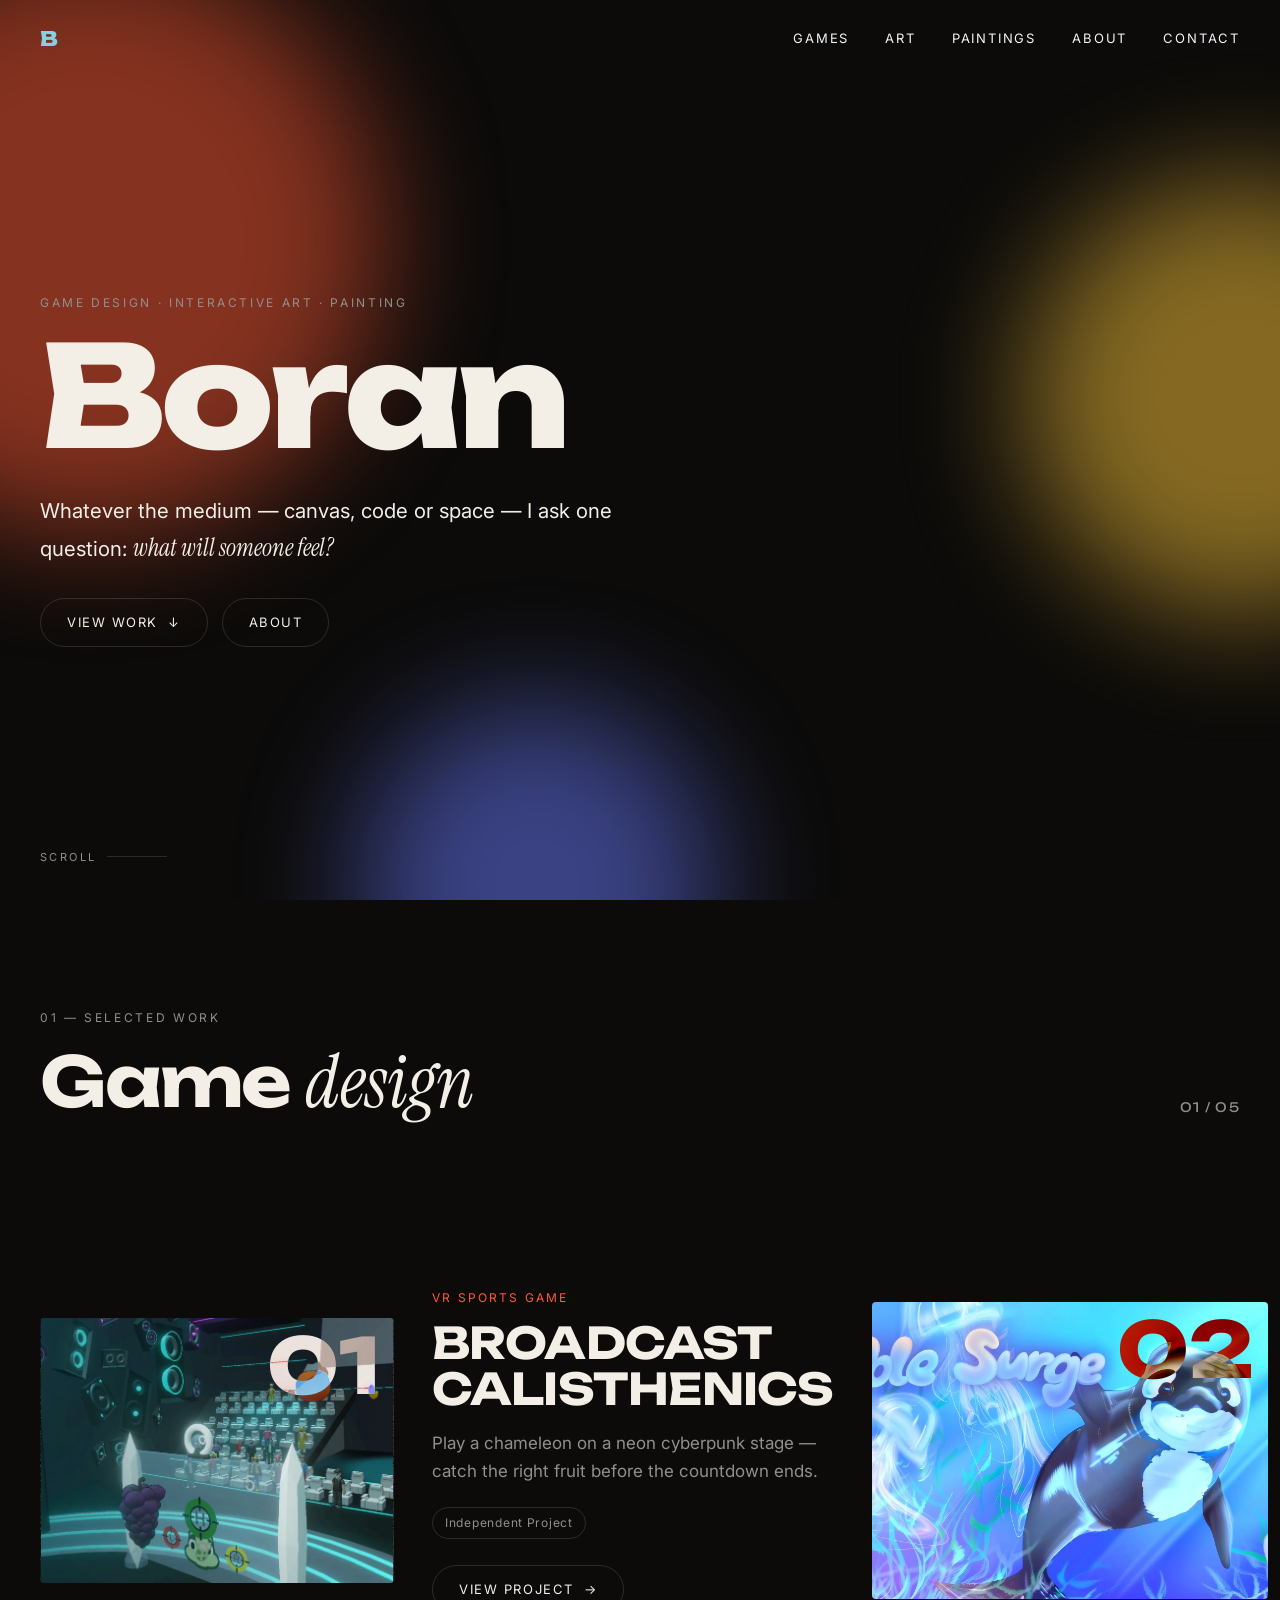
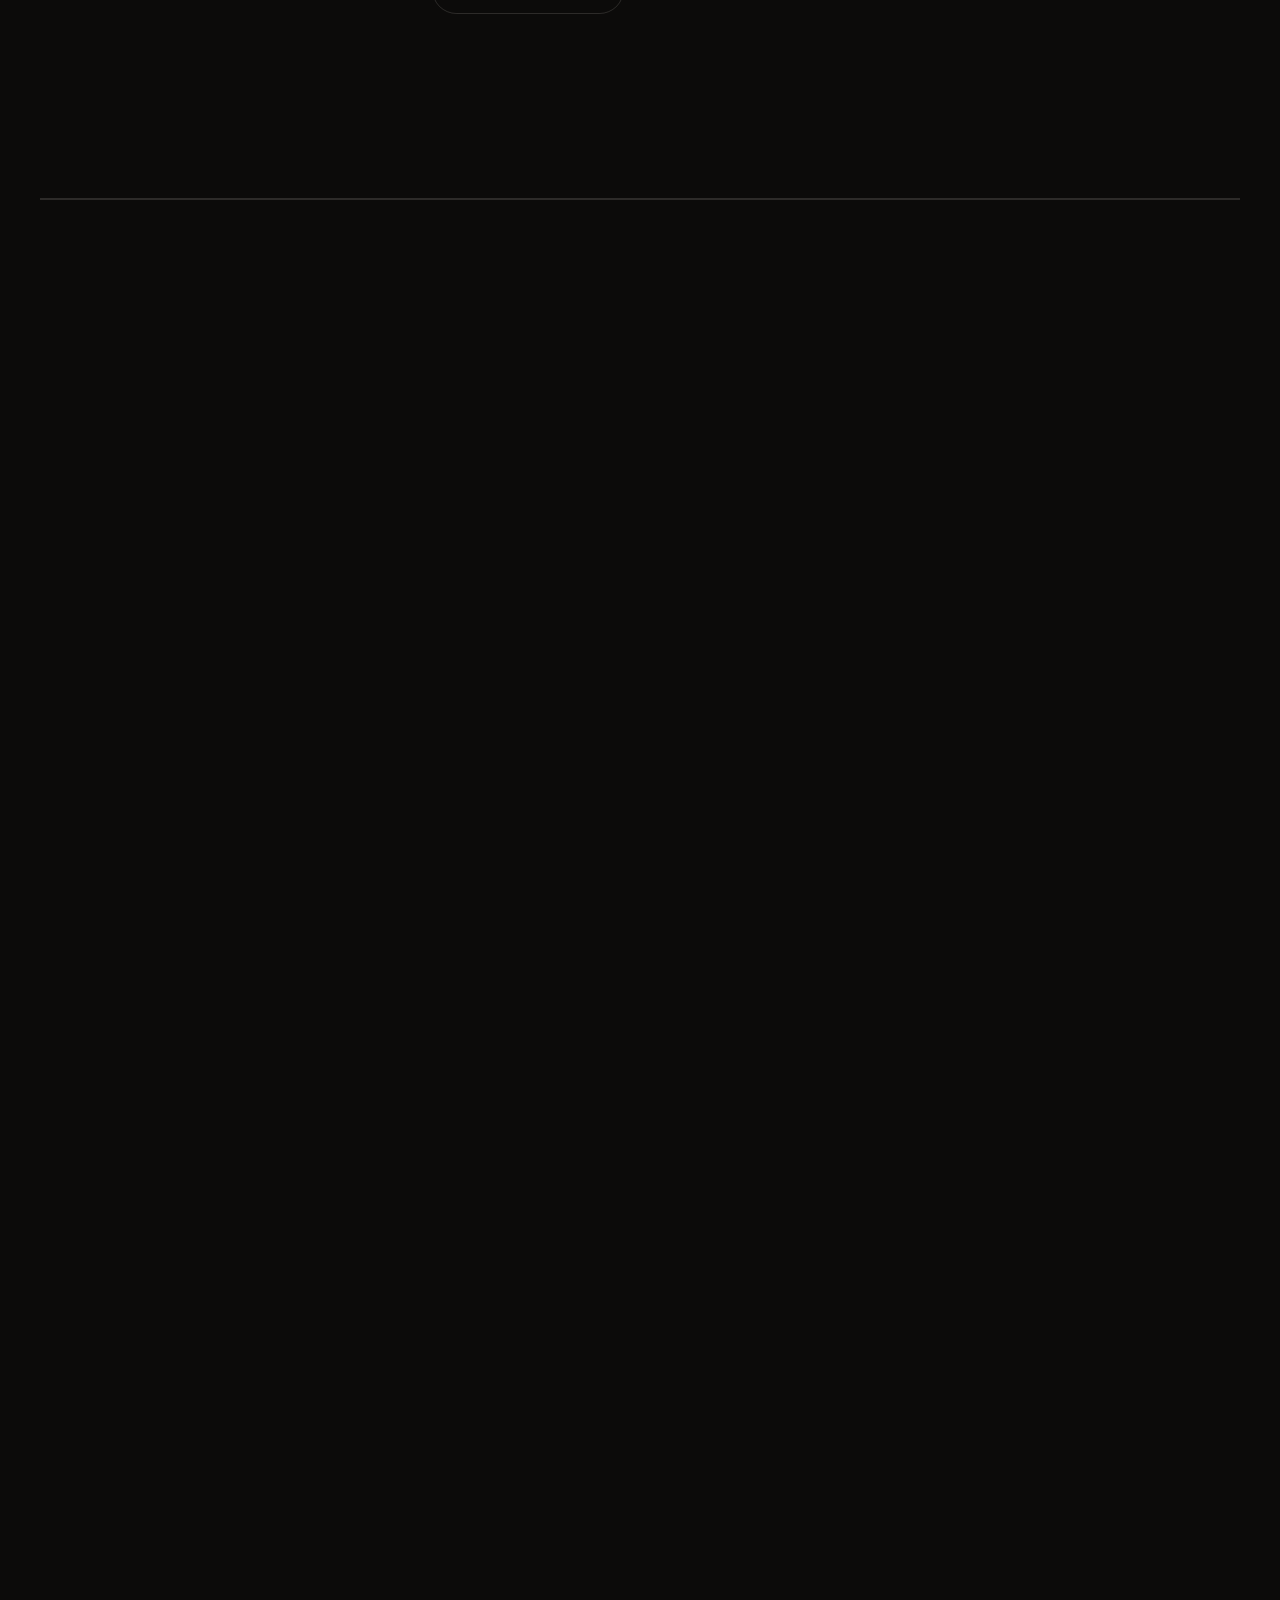
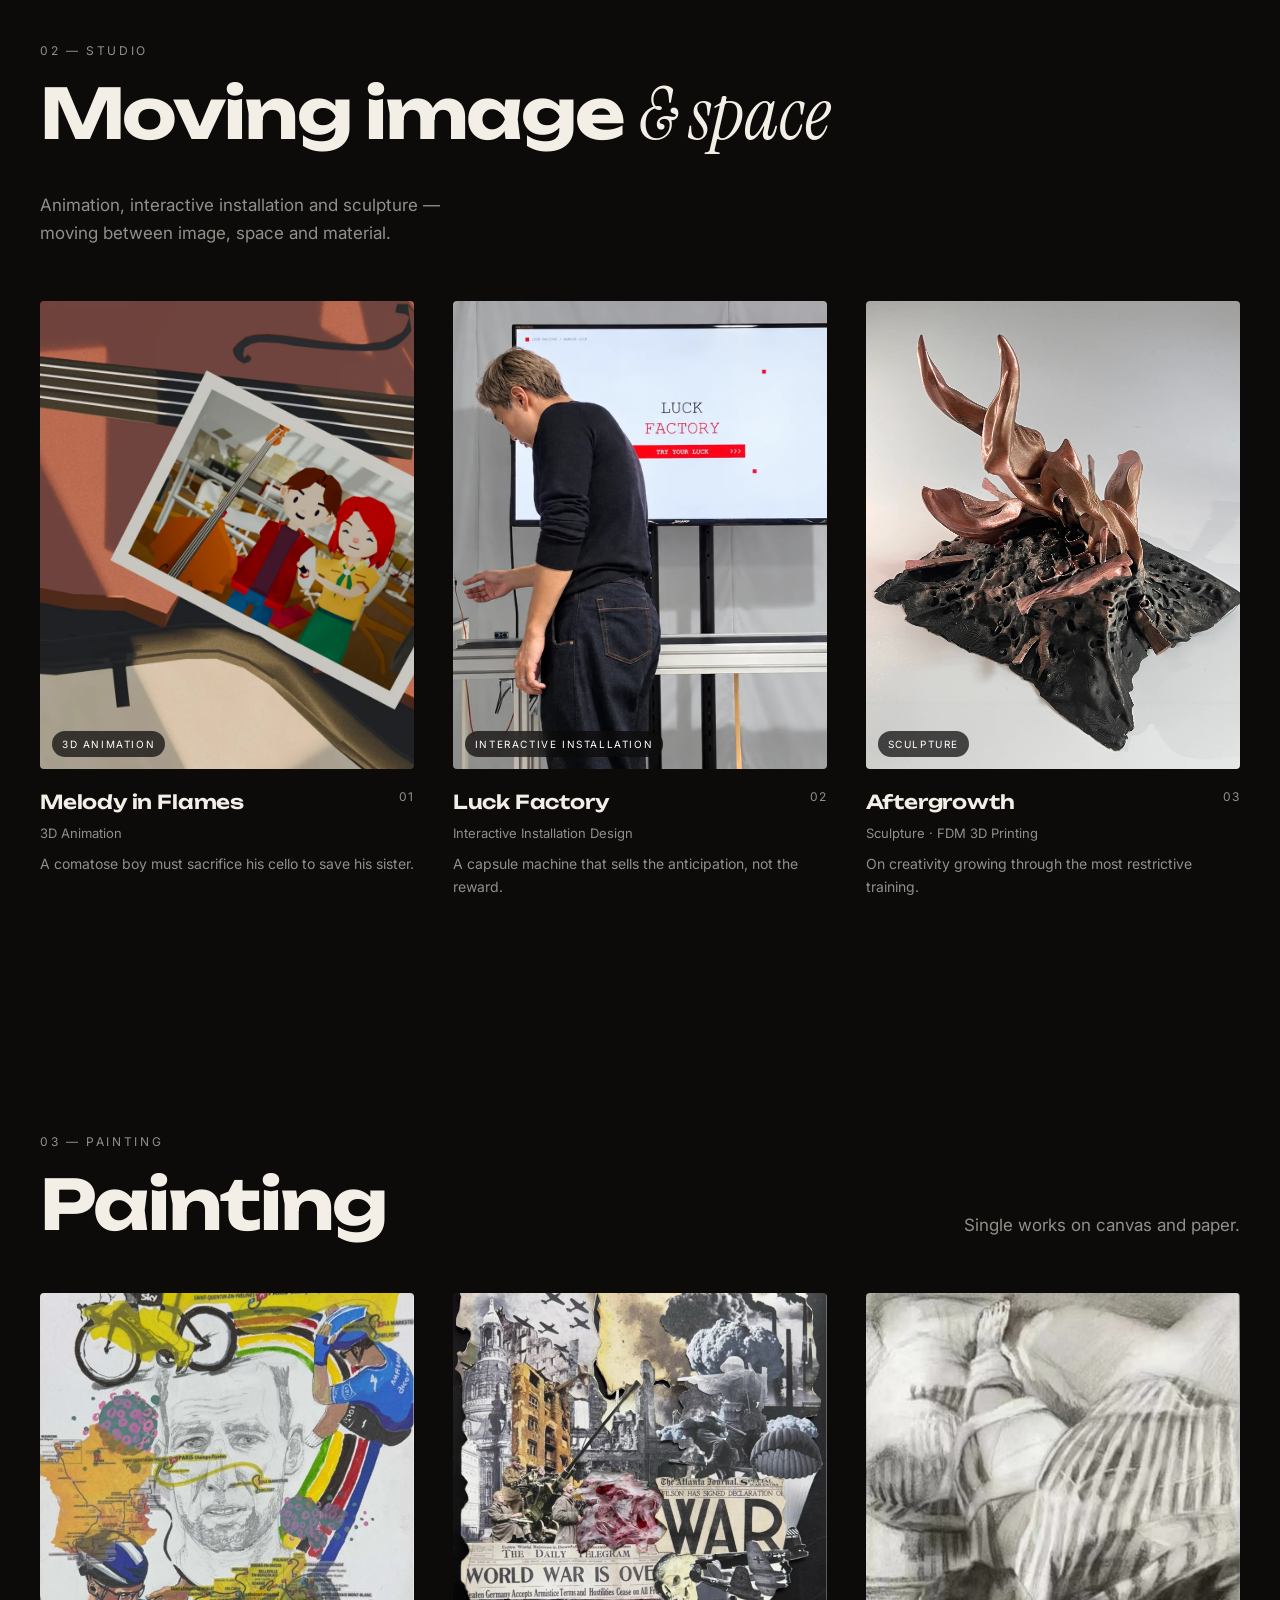
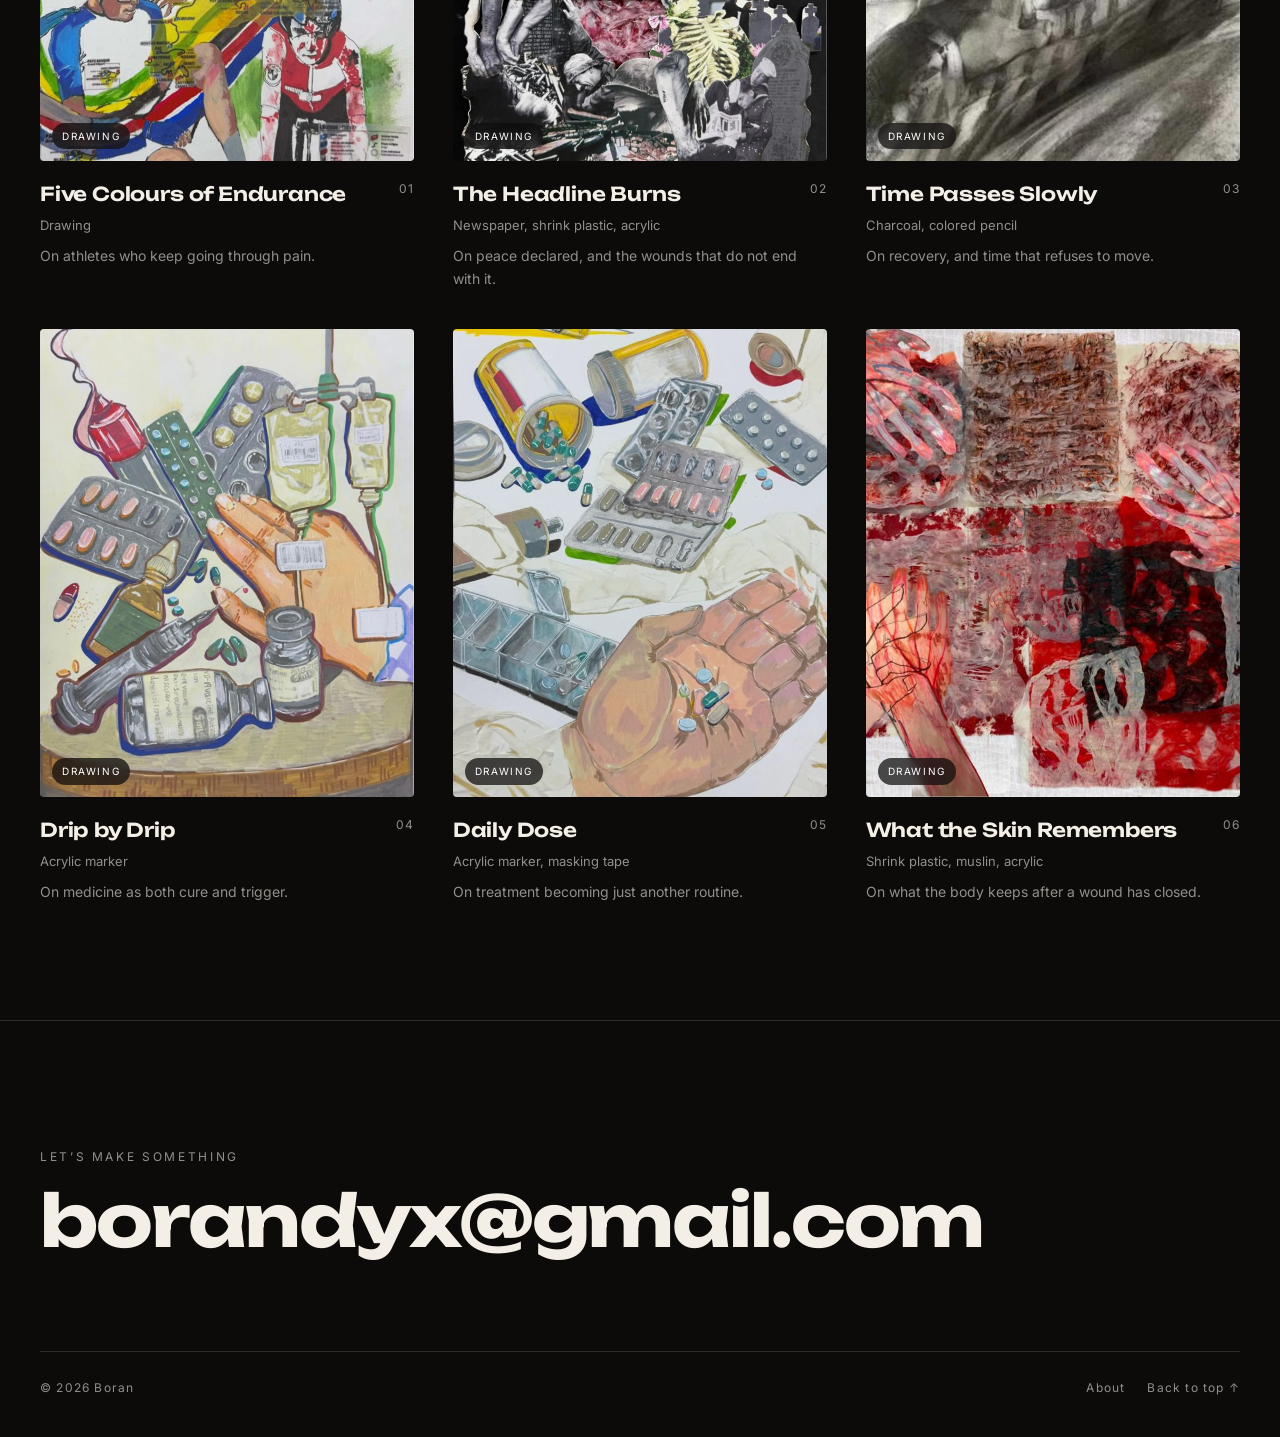
<file: index.html>
<!doctype html>
<html lang="en">
<head>
  <meta charset="utf-8">
  <meta name="viewport" content="width=device-width, initial-scale=1">
  <title>Portfolio — Game Design · Interactive Art · Painting</title>
  <meta name="description" content="Portfolio of game design, animation, interactive installation, sculpture and painting.">
  <meta name="theme-color" content="#0c0b0a">
  <script>document.documentElement.classList.add("js")</script>
  <link rel="icon" href="data:image/svg+xml,%3Csvg xmlns='http://www.w3.org/2000/svg' viewBox='0 0 32 32'%3E%3Crect width='32' height='32' fill='%230c0b0a'/%3E%3Ccircle cx='16' cy='16' r='7' fill='%23ff5a36'/%3E%3C/svg%3E">
  <link rel="preconnect" href="https://fonts.googleapis.com">
  <link rel="preconnect" href="https://fonts.gstatic.com" crossorigin>
  <link href="https://fonts.googleapis.com/css2?family=Inter:wght@400;500;600&family=Instrument+Serif:ital@0;1&family=Unbounded:wght@400;600;700;800&display=swap" rel="stylesheet">
  <link rel="stylesheet" href="css/style.css">
</head>
<body data-page="home">
  <div class="curtain"></div>
  <div class="cursor" id="cursor" aria-hidden="true"></div>

  <header class="nav" id="nav"></header>

  <main>
    <section class="hero" id="hero"></section>
    <section class="showcase" id="games"></section>
    <section class="section" id="media"></section>
    <section class="section" id="paintings"></section>
  </main>

  <footer class="footer" id="contact"></footer>

  <script src="js/site.js"></script>
  <script src="js/main.js"></script>
</body>
</html>
</file>
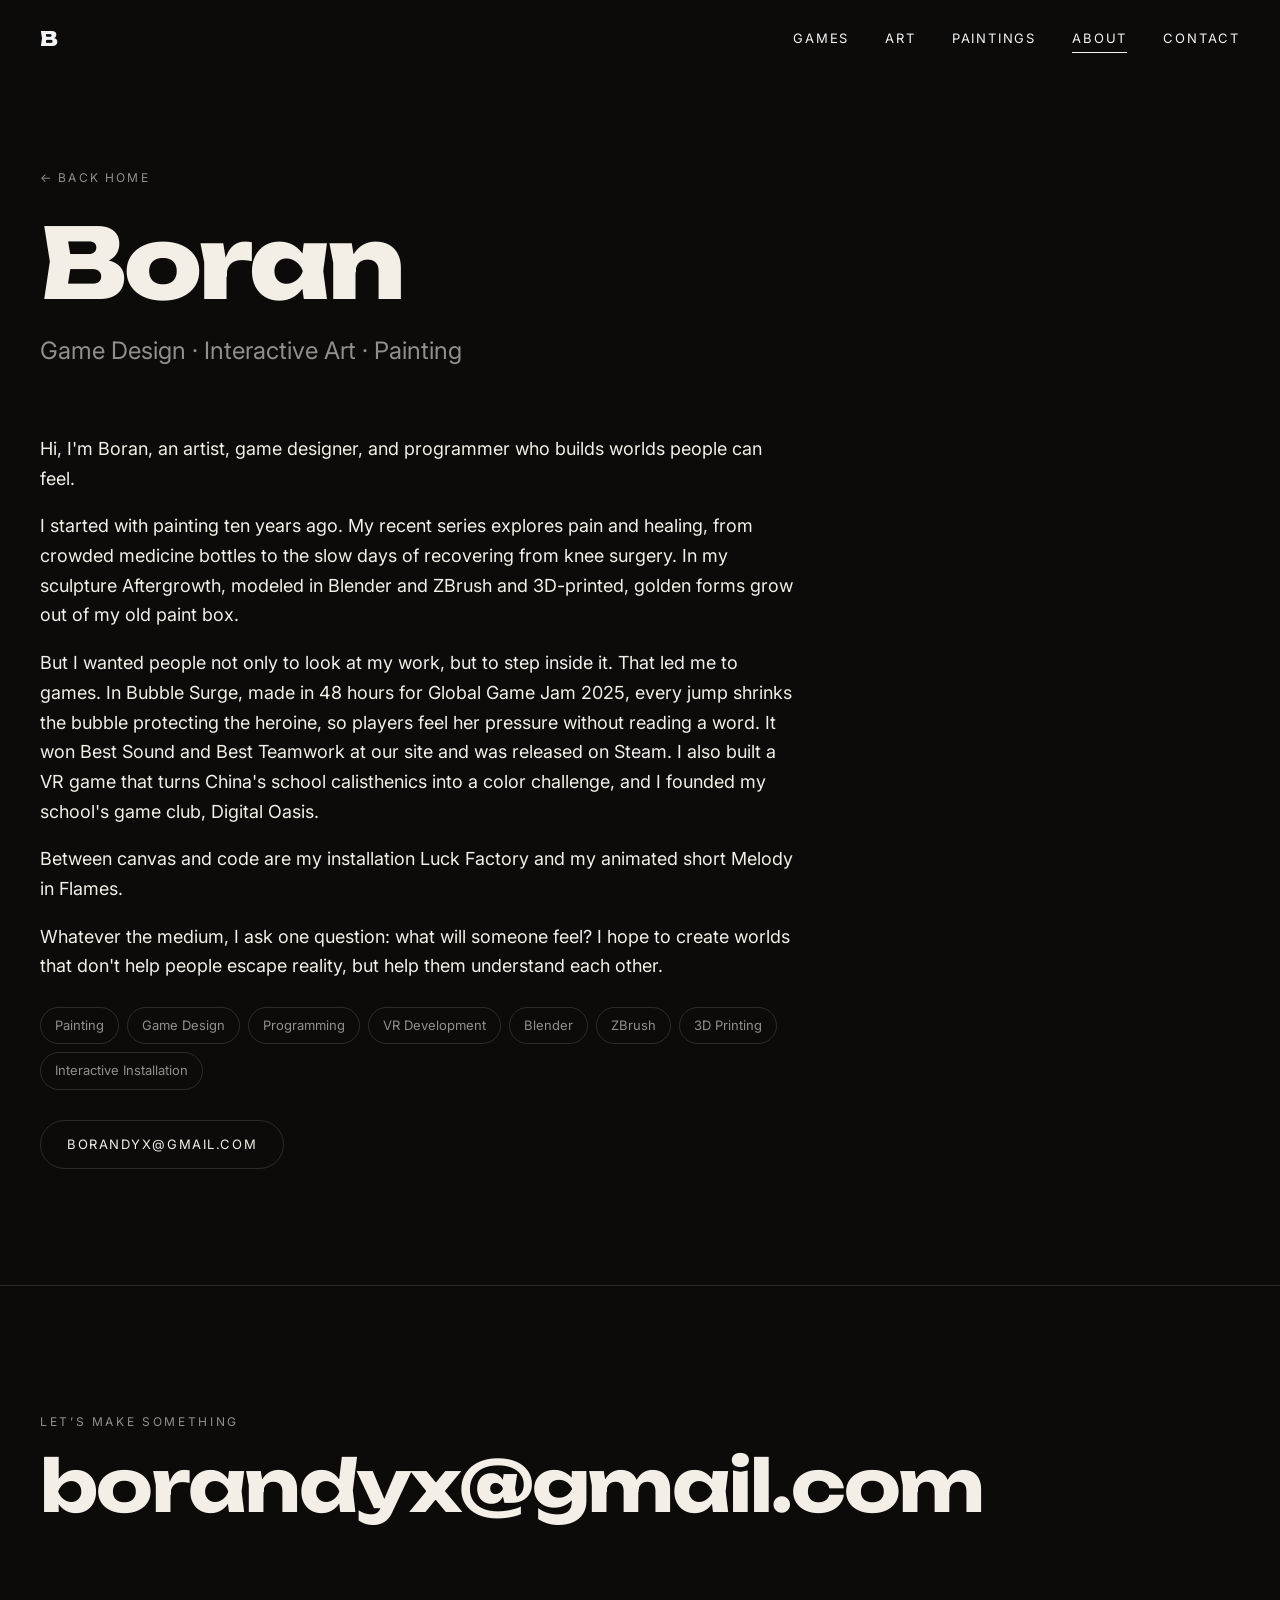
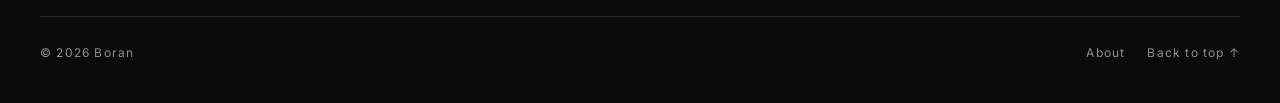
<file: bio.html>
<!doctype html>
<html lang="en">
<head>
  <meta charset="utf-8">
  <meta name="viewport" content="width=device-width, initial-scale=1">
  <title>About — Portfolio</title>
  <meta name="theme-color" content="#0c0b0a">
  <link rel="icon" href="data:image/svg+xml,%3Csvg xmlns='http://www.w3.org/2000/svg' viewBox='0 0 32 32'%3E%3Crect width='32' height='32' fill='%230c0b0a'/%3E%3Ccircle cx='16' cy='16' r='7' fill='%23ff5a36'/%3E%3C/svg%3E">
  <script>document.documentElement.classList.add("js")</script>
  <link rel="preconnect" href="https://fonts.googleapis.com">
  <link rel="preconnect" href="https://fonts.gstatic.com" crossorigin>
  <link href="https://fonts.googleapis.com/css2?family=Inter:wght@400;500;600&family=Instrument+Serif:ital@0;1&family=Unbounded:wght@400;600;700;800&display=swap" rel="stylesheet">
  <link rel="stylesheet" href="css/style.css">
</head>
<body data-page="bio">
  <div class="curtain"></div>
  <div class="cursor" id="cursor" aria-hidden="true"></div>

  <header class="nav" id="nav"></header>
  <main id="bio"></main>
  <footer class="footer" id="contact"></footer>

  <script src="js/site.js"></script>
  <script src="js/main.js"></script>
</body>
</html>
</file>
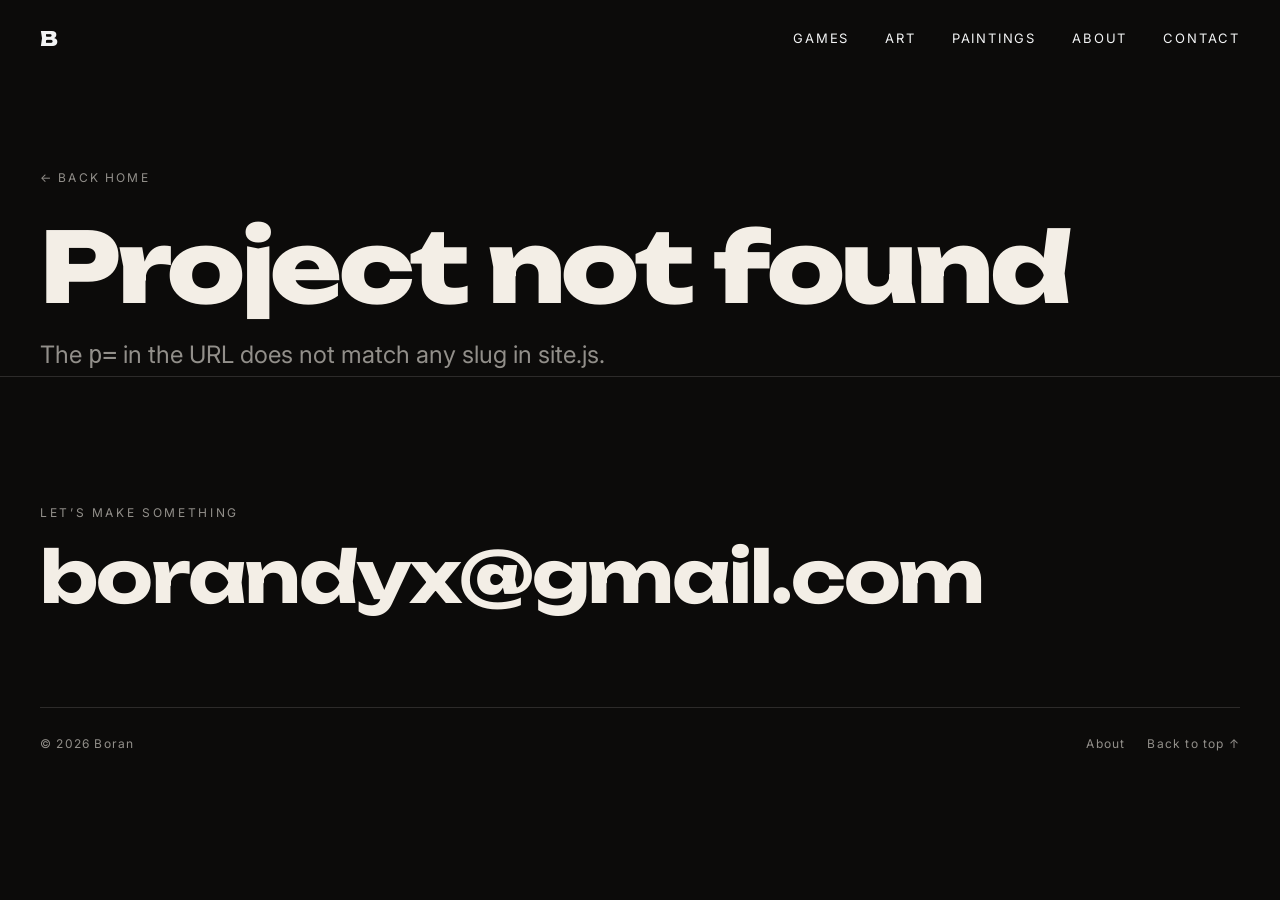
<file: project.html>
<!doctype html>
<html lang="en">
<head>
  <meta charset="utf-8">
  <meta name="viewport" content="width=device-width, initial-scale=1">
  <title>Project — Portfolio</title>
  <meta name="theme-color" content="#0c0b0a">
  <link rel="icon" href="data:image/svg+xml,%3Csvg xmlns='http://www.w3.org/2000/svg' viewBox='0 0 32 32'%3E%3Crect width='32' height='32' fill='%230c0b0a'/%3E%3Ccircle cx='16' cy='16' r='7' fill='%23ff5a36'/%3E%3C/svg%3E">
  <script>document.documentElement.classList.add("js")</script>
  <link rel="preconnect" href="https://fonts.googleapis.com">
  <link rel="preconnect" href="https://fonts.gstatic.com" crossorigin>
  <link href="https://fonts.googleapis.com/css2?family=Inter:wght@400;500;600&family=Instrument+Serif:ital@0;1&family=Unbounded:wght@400;600;700;800&display=swap" rel="stylesheet">
  <link rel="stylesheet" href="css/style.css">
</head>
<body data-page="project">
  <div class="curtain"></div>
  <div class="cursor" id="cursor" aria-hidden="true"></div>

  <header class="nav" id="nav"></header>
  <main id="project"></main>
  <footer class="footer" id="contact"></footer>

  <script src="js/site.js"></script>
  <script src="js/main.js"></script>
</body>
</html>
</file>
<file: css/style.css>
/* ==========================================================================
   作品集 — 样式表
   配色由 4 个变量控制。想改成浅色版，只改 :root 里的 --bg / --fg 就行。
   ========================================================================== */

:root {
  /* ---- 主题色（改这里就能整体换色） ---- */
  --bg: #0c0b0a;
  --fg: #f3eee6;
  --accent: #ff5a36;
  --accent2: #ffc93c;

  --muted: rgba(243, 238, 230, .58);
  --line: rgba(243, 238, 230, .14);
  --surface: rgba(243, 238, 230, .05);
  --muted: color-mix(in srgb, var(--fg) 58%, var(--bg));
  --line: color-mix(in srgb, var(--fg) 14%, transparent);
  --surface: color-mix(in srgb, var(--fg) 5%, var(--bg));

  --font-display: "Unbounded", "PingFang SC", "Microsoft YaHei", system-ui, sans-serif;
  --font-body: "Inter", "PingFang SC", "Microsoft YaHei", system-ui, sans-serif;
  --font-serif: "Instrument Serif", "Songti SC", "STSong", "SimSun", Georgia, serif;

  --ease: cubic-bezier(.2, .8, .2, 1);
  --ease-io: cubic-bezier(.75, 0, .2, 1);
  --gutter: clamp(16px, 4vw, 40px);
}

*, *::before, *::after { box-sizing: border-box; }
html { -webkit-text-size-adjust: 100%; scroll-behavior: smooth; }
body {
  margin: 0;
  background: var(--bg);
  color: var(--fg);
  font-family: var(--font-body);
  font-size: 17px;
  line-height: 1.65;
  overflow-x: hidden;
  -webkit-font-smoothing: antialiased;
}
a { color: inherit; text-decoration: none; }
img, video { max-width: 100%; display: block; }
p { margin: 0 0 1em; }
ul { margin: 0; padding: 0; list-style: none; }
::selection { background: var(--accent); color: var(--bg); }
:focus-visible { outline: 2px solid var(--accent); outline-offset: 4px; border-radius: 4px; }

.wrap { width: min(1240px, 100% - 2 * var(--gutter)); margin-inline: auto; }
.serif { font-family: var(--font-serif); font-style: italic; font-weight: 400; letter-spacing: 0; }
.eyebrow {
  font-size: 12px; letter-spacing: .22em; text-transform: uppercase;
  color: var(--muted); margin: 0 0 18px;
}
.muted { color: var(--muted); }
.caption { font-size: 14px; color: var(--muted); margin-top: 14px; }

/* ==========================================================================
   导航
   ========================================================================== */
.nav {
  position: fixed; inset: 0 0 auto; z-index: 50;
  display: flex; justify-content: space-between; align-items: center;
  padding: 22px var(--gutter);
  color: #fff; mix-blend-mode: difference;
}
.nav-logo {
  font-family: var(--font-display); font-weight: 800; font-size: 20px; letter-spacing: -.02em;
}
.nav-links { display: flex; gap: clamp(16px, 3vw, 36px); font-size: 13px; text-transform: uppercase; letter-spacing: .14em; }
.nav-links a { position: relative; padding: 4px 0; }
.nav-links a::after {
  content: ""; position: absolute; left: 0; bottom: 0; height: 1px; width: 100%;
  background: currentColor; transform: scaleX(0); transform-origin: right;
  transition: transform .45s var(--ease-io);
}
.nav-links a:hover::after, .nav-links a[aria-current="page"]::after { transform: scaleX(1); transform-origin: left; }
@media (max-width: 640px) {
  .nav-links { gap: 12px; font-size: 10px; letter-spacing: .04em; }
  .nav-links a:nth-child(4) { display: none; }
}

/* ==========================================================================
   开场帘幕 / 自定义光标
   ========================================================================== */
.curtain {
  position: fixed; inset: 0; z-index: 90; pointer-events: none;
  background: var(--accent); transform: scaleY(0); transform-origin: top;
  transition: transform .7s var(--ease-io);
}
.js .curtain { transform: scaleY(1); }
.js body.ready .curtain { transform: scaleY(0); }
.js body.leaving .curtain { transform: scaleY(1); transform-origin: bottom; }

.has-cursor, .has-cursor a, .has-cursor button { cursor: none; }
.cursor {
  position: fixed; top: 0; left: 0; z-index: 100; pointer-events: none;
  width: 14px; height: 14px; margin: -7px 0 0 -7px; border-radius: 50%;
  background: #fff; mix-blend-mode: difference;
  transition: width .35s var(--ease), height .35s var(--ease), margin .35s var(--ease);
  opacity: 0;
}
.cursor.on { opacity: 1; }
.cursor.is-hover { width: 56px; height: 56px; margin: -28px 0 0 -28px; }

/* ==========================================================================
   滚动入场动画
   ========================================================================== */
.js [data-reveal] { opacity: 0; transform: translateY(24px); }
.js [data-reveal].in {
  opacity: 1; transform: none;
  transition: opacity .8s var(--ease), transform .8s var(--ease);
  transition-delay: var(--d, 0s);
}
@media (prefers-reduced-motion: reduce) {
  .js [data-reveal] { opacity: 1; transform: none; }
  html { scroll-behavior: auto; }
}

/* ==========================================================================
   按钮
   ========================================================================== */
.btn {
  display: inline-flex; align-items: center; gap: 10px;
  padding: 13px 26px; border: 1px solid var(--line); border-radius: 100px;
  font-size: 13px; letter-spacing: .12em; text-transform: uppercase;
  transition: background .4s var(--ease), color .4s var(--ease), border-color .4s var(--ease);
}
.btn:hover { background: var(--fg); color: var(--bg); border-color: var(--fg); }
.btn--ghost:hover { background: var(--accent); color: var(--bg); border-color: var(--accent); }
.btn--sm { padding: 9px 18px; font-size: 11px; }
.btn--solid { background: var(--accent); border-color: var(--accent); color: var(--bg); }
.btn--solid:hover { background: var(--fg); color: var(--bg); border-color: var(--fg); }

/* ==========================================================================
   首屏
   ========================================================================== */
.hero {
  position: relative; min-height: 100svh; display: grid; align-items: center;
  padding: 140px 0 100px; overflow: hidden;
}
.hero-orbs { position: absolute; inset: -10%; z-index: 0; filter: blur(60px); opacity: .5; pointer-events: none; }
.hero-orbs i {
  position: absolute; display: block; border-radius: 50%;
  mix-blend-mode: screen; will-change: transform;
}
.hero-orbs i:nth-child(1) { width: 46vw; height: 46vw; left: -6vw; top: 4vh;  background: var(--accent);  animation: float1 18s ease-in-out infinite; }
.hero-orbs i:nth-child(2) { width: 34vw; height: 34vw; right: -4vw; top: 30vh; background: var(--accent2); animation: float2 22s ease-in-out infinite; }
.hero-orbs i:nth-child(3) { width: 28vw; height: 28vw; left: 38vw; bottom: -8vh; background: #6a7bff; animation: float1 26s ease-in-out infinite reverse; }
@keyframes float1 { 0%,100% { transform: translate3d(0,0,0) scale(1); } 50% { transform: translate3d(6vw,-5vh,0) scale(1.12); } }
@keyframes float2 { 0%,100% { transform: translate3d(0,0,0) scale(1.05); } 50% { transform: translate3d(-7vw,6vh,0) scale(.9); } }

.hero-inner { position: relative; z-index: 1; }
.hero-name {
  font-family: var(--font-display); font-weight: 800;
  font-size: clamp(48px, 11vw, 168px); line-height: .92; letter-spacing: -.035em;
  margin: 0 0 34px;
}
.hero-name .ch { display: inline-block; will-change: transform, opacity; }
.js .hero-name .ch { opacity: 0; transform: translateY(.5em) rotate(4deg); }
.js .hero-name.ready .ch {
  opacity: 1; transform: none;
  transition: opacity .9s var(--ease), transform .9s var(--ease);
  transition-delay: calc(var(--i) * 40ms + .25s);
}
.hero-sub { max-width: 620px; font-size: clamp(17px, 1.6vw, 21px); }
.hero-sub .serif { font-size: 1.18em; }
.hero-actions { display: flex; flex-wrap: wrap; gap: 14px; margin-top: 30px; }
.hero-scroll {
  position: absolute; left: var(--gutter); bottom: 34px; z-index: 1;
  font-size: 11px; letter-spacing: .22em; text-transform: uppercase; color: var(--muted);
  display: flex; align-items: center; gap: 10px;
}
.hero-scroll::after {
  content: ""; width: 60px; height: 1px; background: var(--line);
  animation: scrollLine 2.6s var(--ease) infinite; transform-origin: left;
}
@keyframes scrollLine { 0%,100% { transform: scaleX(.3); opacity: .4; } 50% { transform: scaleX(1); opacity: 1; } }

/* ==========================================================================
   区块通用
   ========================================================================== */
.section { padding: clamp(90px, 13vh, 170px) 0; }
.section-head {
  display: flex; justify-content: space-between; align-items: flex-end;
  gap: 40px; flex-wrap: wrap; margin-bottom: clamp(42px, 6vh, 78px);
}
.section-title {
  font-family: var(--font-display); font-weight: 700;
  font-size: clamp(32px, 5.4vw, 76px); line-height: 1; letter-spacing: -.03em; margin: 0;
}
.section-title .serif { font-size: 1.05em; font-weight: 400; }
.section-lede { max-width: 420px; color: var(--muted); margin: 0; }

/* ==========================================================================
   01 — 游戏：横向粘性滚动
   ========================================================================== */
.showcase { position: relative; }
.showcase-sticky { position: sticky; top: 0; height: 100svh; overflow: hidden; display: flex; flex-direction: column; }
.showcase-head {
  display: flex; justify-content: space-between; align-items: flex-end;
  padding: clamp(90px, 12vh, 130px) 0 26px; flex: none;
}
.showcase-count {
  font-family: var(--font-display); font-size: 13px; letter-spacing: .1em; color: var(--muted);
}
.showcase-track {
  display: flex; gap: 3vw; padding: 0 var(--gutter) 40px;
  flex: 1; align-items: stretch; will-change: transform;
}
.showcase-progress { height: 2px; background: var(--line); margin: 0 var(--gutter) 0; flex: none; }
.showcase-progress i { display: block; height: 100%; width: 0; background: var(--accent); transition: width .1s linear; }

.panel {
  flex: none; width: min(62vw, 820px);
  display: grid; grid-template-columns: 1.05fr .95fr; gap: clamp(20px, 3vw, 44px);
  align-items: center;
}
.panel-media {
  position: relative; overflow: hidden; border-radius: 4px; background: var(--surface);
  aspect-ratio: 4 / 3; max-height: 52svh;
}
.panel-media img { width: 100%; height: 100%; object-fit: cover; transition: transform 1.2s var(--ease); }
.panel:hover .panel-media img { transform: scale(1.05); }
.panel-kind { font-size: 12px; letter-spacing: .18em; text-transform: uppercase; color: var(--accent); margin: 0 0 14px; }
.panel-title {
  font-family: var(--font-display); font-weight: 700; letter-spacing: -.02em;
  font-size: clamp(26px, 3.4vw, 46px); line-height: 1.05; margin: 0 0 16px;
}
.panel-tagline { color: var(--muted); margin: 0 0 22px; max-width: 42ch; }
.panel-meta {
  display: flex; flex-wrap: wrap; gap: 8px 10px; margin: 0 0 26px;
  font-size: 12px; letter-spacing: .06em;
}
.panel-meta li { padding: 5px 12px; border: 1px solid var(--line); border-radius: 100px; color: var(--muted); }
.panel-no {
  position: absolute; right: 14px; top: 10px; z-index: 2;
  font-family: var(--font-display); font-weight: 800; font-size: clamp(40px, 6vw, 82px);
  color: #fff; mix-blend-mode: difference; line-height: 1; pointer-events: none;
}

/* 移动端 / 无横向模式：改为纵向堆叠 */
.showcase:not(.is-h) { padding: clamp(90px, 13vh, 170px) 0; }
.showcase:not(.is-h) .showcase-sticky { position: static; height: auto; overflow: visible; display: block; }
.showcase:not(.is-h) .showcase-head { padding: 0 0 26px; }
.showcase:not(.is-h) .showcase-track {
  display: grid; grid-template-columns: 1fr; gap: clamp(56px, 9vh, 100px); padding: 0; transform: none !important;
}
.showcase:not(.is-h) .panel { width: 100%; grid-template-columns: 1fr; }
.showcase:not(.is-h) .showcase-progress { display: none; }
@media (max-width: 900px) {
  .panel { grid-template-columns: 1fr; }
}

/* ==========================================================================
   作品网格（跨媒介 / 绘画）
   ========================================================================== */
.grid { display: grid; gap: clamp(24px, 3vw, 46px); }
.grid--3 { grid-template-columns: repeat(3, 1fr); }
.grid--6 { grid-template-columns: repeat(3, 1fr); }
@media (max-width: 900px) { .grid--3, .grid--6 { grid-template-columns: repeat(2, 1fr); } }
@media (max-width: 560px) { .grid--3, .grid--6 { grid-template-columns: 1fr; } }

.card { display: block; }
.card-media {
  position: relative; overflow: hidden; border-radius: 4px; background: var(--surface);
  aspect-ratio: 4 / 5; margin-bottom: 18px;
}
.card-media img { width: 100%; height: 100%; object-fit: cover; transition: transform 1.1s var(--ease), filter .6s var(--ease); }
.card:hover .card-media img { transform: scale(1.06); filter: brightness(1.06); }
.card-cat {
  position: absolute; left: 12px; bottom: 12px; z-index: 2;
  font-size: 10px; letter-spacing: .16em; text-transform: uppercase;
  padding: 5px 10px; border-radius: 100px;
  background: rgba(12, 11, 10, .72); color: #fff; backdrop-filter: blur(6px);
}
.card-title {
  font-family: var(--font-display); font-weight: 600; font-size: clamp(17px, 1.5vw, 22px);
  letter-spacing: -.01em; margin: 0 0 4px; display: flex; justify-content: space-between; gap: 12px;
}
.card-title span { font-family: var(--font-body); font-weight: 400; font-size: 12px; color: var(--muted); letter-spacing: .1em; }
.card-kind { font-size: 13px; color: var(--muted); margin: 0; }
.card-tagline { font-size: 14px; color: var(--muted); margin: 8px 0 0; }

/* ==========================================================================
   页脚
   ========================================================================== */
.footer { padding: clamp(90px, 14vh, 180px) 0 40px; border-top: 1px solid var(--line); }
.footer-mail {
  display: inline-block; font-family: var(--font-display); font-weight: 700;
  font-size: clamp(28px, 5.6vw, 74px); letter-spacing: -.03em; line-height: 1;
  margin: 0 0 34px; position: relative;
}
.footer-mail::after {
  content: ""; position: absolute; left: 0; right: 0; bottom: -.08em; height: 3px;
  background: var(--accent); transform: scaleX(0); transform-origin: right;
  transition: transform .6s var(--ease-io);
}
.footer-mail:hover::after { transform: scaleX(1); transform-origin: left; }
.footer-socials { display: flex; flex-wrap: wrap; gap: 10px; margin-bottom: 60px; }
.footer-bottom {
  display: flex; justify-content: space-between; gap: 20px; flex-wrap: wrap;
  font-size: 12px; letter-spacing: .1em; color: var(--muted);
  border-top: 1px solid var(--line); padding-top: 26px;
}
.footer-links { display: flex; gap: 22px; }
.footer-links a:hover { color: var(--fg); }

/* ==========================================================================
   项目详情页
   ========================================================================== */
.page-head { padding: clamp(120px, 18vh, 200px) 0 0; }
.page-back { font-size: 12px; letter-spacing: .18em; text-transform: uppercase; color: var(--muted); }
.page-back:hover { color: var(--fg); }
.page-title {
  font-family: var(--font-display); font-weight: 800; letter-spacing: -.035em; line-height: .96;
  font-size: clamp(38px, 7.6vw, 110px); margin: 22px 0 0;
}
.page-sub { font-size: clamp(17px, 2vw, 24px); color: var(--muted); max-width: 640px; margin: 22px 0 0; }

.cover { margin: clamp(40px, 7vh, 80px) 0 0; border-radius: 4px; overflow: hidden; background: var(--surface); }
.cover img, .cover video { width: 100%; }

/* YouTube / Vimeo embed — responsive 16:9 */
.cover-video { position: relative; aspect-ratio: 16 / 9; background: #000; }
.cover-video iframe { position: absolute; inset: 0; width: 100%; height: 100%; border: 0; }

.facts {
  display: grid; grid-template-columns: repeat(auto-fit, minmax(150px, 1fr));
  gap: 26px 32px; margin: clamp(50px, 8vh, 90px) 0 0;
  border-top: 1px solid var(--line); padding-top: 34px;
}
.facts dt { font-size: 11px; letter-spacing: .18em; text-transform: uppercase; color: var(--muted); margin-bottom: 8px; }
.facts dd { margin: 0; font-size: 15px; }

.prose { max-width: 720px; margin: clamp(56px, 9vh, 110px) 0 0; font-size: 18px; }
.prose h3 {
  font-family: var(--font-display); font-weight: 600; font-size: 15px;
  letter-spacing: .16em; text-transform: uppercase; margin: 44px 0 18px;
}
.prose p { margin: 0 0 1.1em; }
.role-list { border-top: 1px solid var(--line); }
.role-list li { display: grid; grid-template-columns: 200px 1fr; gap: 24px; padding: 20px 0; border-bottom: 1px solid var(--line); font-size: 15px; }
@media (max-width: 640px) { .role-list li { grid-template-columns: 1fr; gap: 6px; } }

.gallery { display: grid; gap: clamp(18px, 2.4vw, 34px); margin-top: clamp(50px, 8vh, 90px); }
.gallery figure { margin: 0; }
.gallery img { width: 100%; border-radius: 4px; background: var(--surface); }
.gallery--2 { grid-template-columns: repeat(2, 1fr); }
.gallery--1 { grid-template-columns: 1fr; }
@media (max-width: 700px) { .gallery--2 { grid-template-columns: 1fr; } }

/* Video sits below the gallery on detail pages */
.cover--video { margin-top: clamp(40px, 7vh, 80px); }

.pager {
  display: flex; justify-content: space-between; gap: 24px; flex-wrap: wrap;
  border-top: 1px solid var(--line); margin-top: clamp(70px, 11vh, 140px); padding-top: 34px;
}
.pager a { max-width: 46%; }
.pager small { display: block; font-size: 11px; letter-spacing: .18em; text-transform: uppercase; color: var(--muted); margin-bottom: 8px; }
.pager strong { font-family: var(--font-display); font-weight: 600; font-size: clamp(16px, 2vw, 26px); letter-spacing: -.01em; }
.pager .next { text-align: right; margin-left: auto; }
.pager a:hover strong { color: var(--accent); }

/* ==========================================================================
   关于页
   ========================================================================== */
.bio-grid { display: grid; grid-template-columns: 320px 1fr; gap: clamp(34px, 5vw, 80px); align-items: start; }
@media (max-width: 860px) { .bio-grid { grid-template-columns: 1fr; } }
.bio-portrait { border-radius: 4px; overflow: hidden; background: var(--surface); aspect-ratio: 3 / 4; }
.bio-portrait img { width: 100%; height: 100%; object-fit: cover; }
.chips { display: flex; flex-wrap: wrap; gap: 8px; margin: 26px 0 0; }
.chips li { padding: 7px 14px; border: 1px solid var(--line); border-radius: 100px; font-size: 13px; color: var(--muted); }
.cv { margin-top: clamp(50px, 8vh, 90px); border-top: 1px solid var(--line); }
.cv li { display: grid; grid-template-columns: 90px 1fr; gap: 24px; padding: 20px 0; border-bottom: 1px solid var(--line); font-size: 15px; }
.cv time { color: var(--muted); font-family: var(--font-display); font-size: 13px; letter-spacing: .06em; }
.cv em { display: block; font-style: normal; color: var(--muted); font-size: 14px; margin-top: 4px; }
@media (max-width: 640px) { .cv li { grid-template-columns: 1fr; gap: 4px; } }

/* ==========================================================================
   占位图提示
   ========================================================================== */
img[data-ph] { outline: 1px dashed rgba(255, 255, 255, .12); outline-offset: -1px; }
</file>
